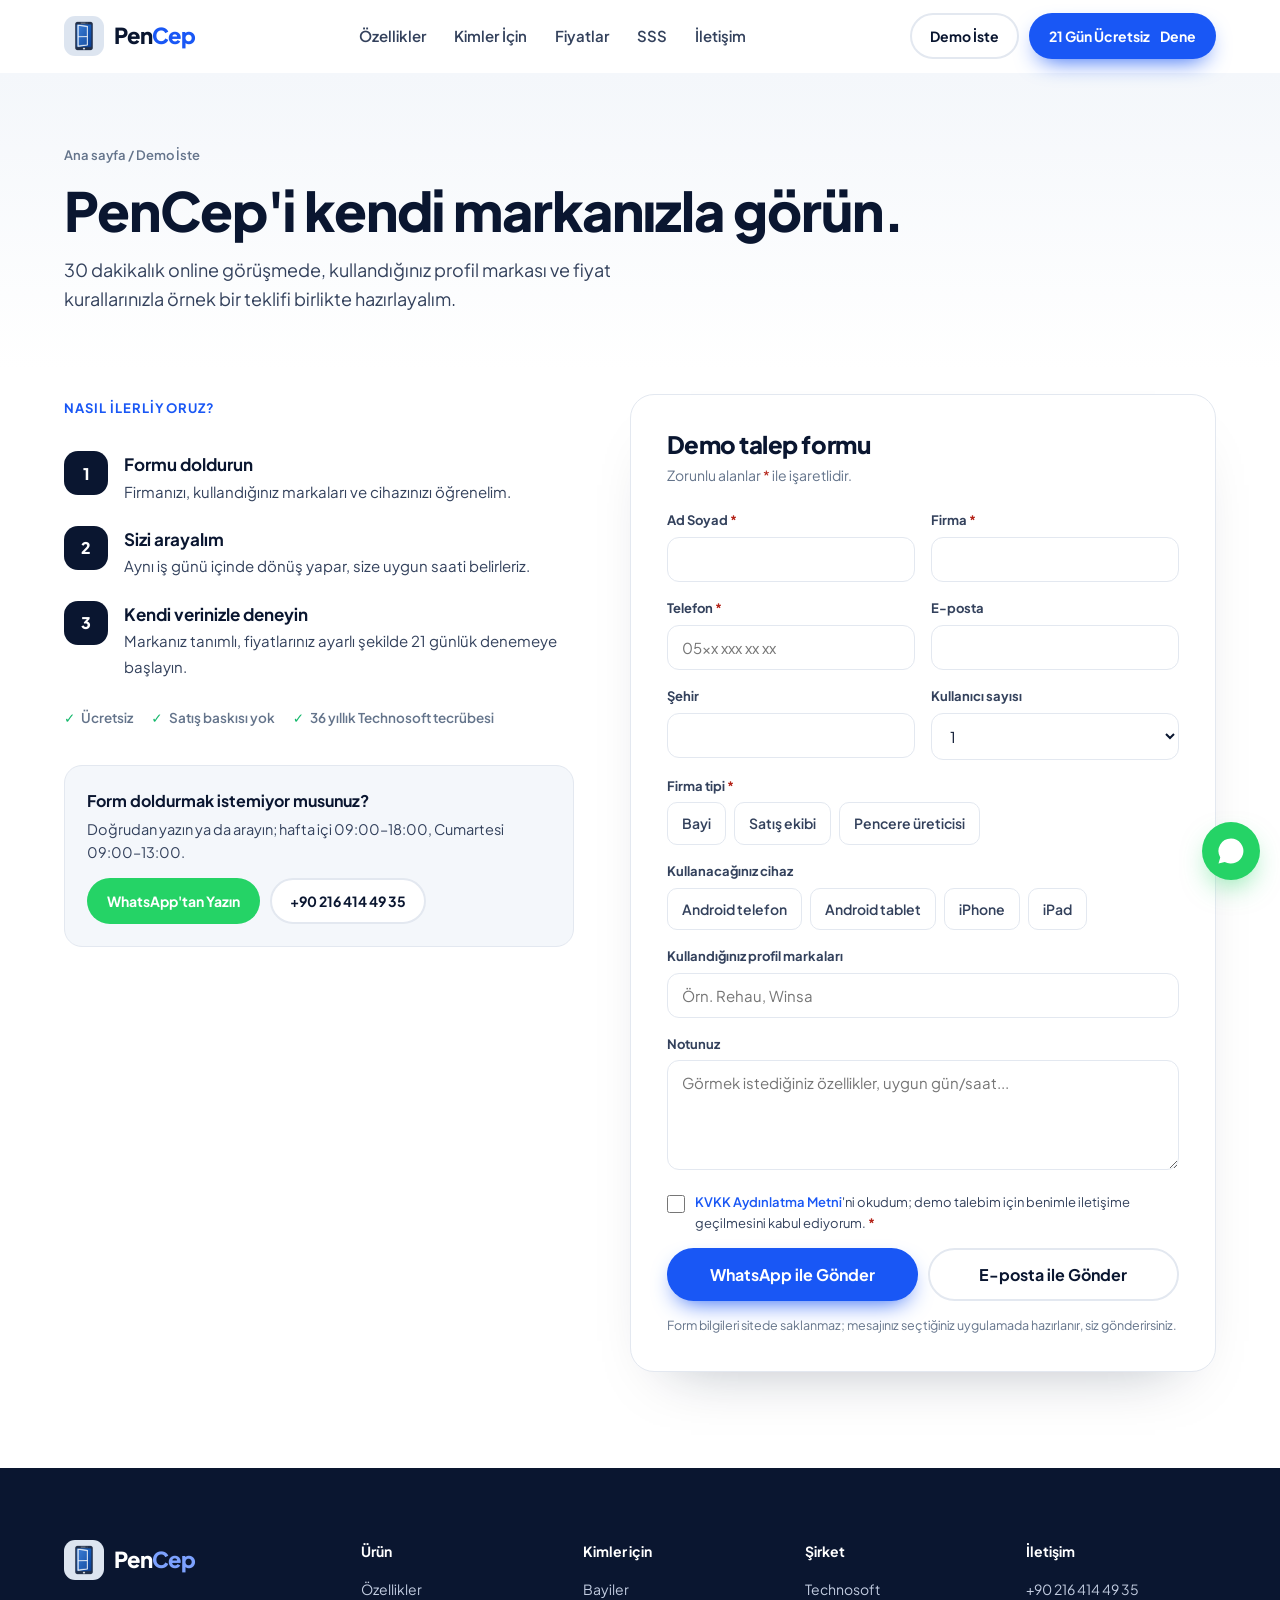
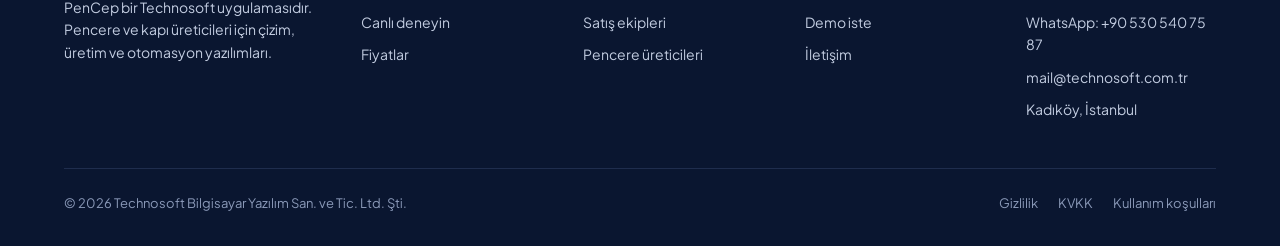
<file: demo.html>
<!doctype html>
<html lang="tr">
<head>
<meta charset="utf-8">
<meta name="viewport" content="width=device-width, initial-scale=1">
<title>Demo İsteyin · PenCep</title>
<meta name="description" content="PenCep'i kendi profil markanız ve fiyatlarınızla, uzmanımız eşliğinde görün. Bayi, satış ekibi ve pencere üreticileri için ücretsiz demo.">
<link rel="icon" href="img/pencep-ikon.png">
<link rel="preconnect" href="https://fonts.googleapis.com">
<link rel="preconnect" href="https://fonts.gstatic.com" crossorigin>
<link href="https://fonts.googleapis.com/css2?family=Plus+Jakarta+Sans:wght@400;500;600;700;800&display=swap" rel="stylesheet">
<link rel="stylesheet" href="assets/site.css?v=20261126172602">
<style>
.steps3{list-style:none;display:flex;flex-direction:column;gap:22px;margin-top:32px;counter-reset:s}
.steps3 li{display:grid;grid-template-columns:44px 1fr;gap:16px;align-items:start}
.steps3 li::before{counter-increment:s;content:counter(s);width:44px;height:44px;border-radius:14px;background:var(--ink);color:#fff;display:grid;place-items:center;font-weight:800}
.steps3 b{display:block;font-size:17px}
.steps3 span{color:var(--ink-2);font-size:15px}
.aside-box{margin-top:36px;border:1px solid var(--line);border-radius:var(--r);padding:22px;background:var(--bg-soft)}
.aside-box b{display:block;margin-bottom:4px}
.aside-box p{color:var(--ink-2);font-size:14.5px;margin-bottom:14px}
.aside-box .row{display:flex;flex-wrap:wrap;gap:10px}
.mini-trust{display:flex;flex-wrap:wrap;gap:8px 18px;margin-top:28px;font-size:13.5px;color:var(--muted);font-weight:600}
.mini-trust span::before{content:"✓";color:var(--ok);margin-right:6px;font-weight:800}
.send-row{display:grid;grid-template-columns:1fr 1fr;gap:10px}
@media(max-width:480px){.send-row{grid-template-columns:1fr}}
.priv{font-size:12.5px;color:var(--muted)}
</style>
</head>
<body>

<header>
  <div class="wrap nav">
    <a href="index.html" class="logo" aria-label="PenCep ana sayfa"><img src="img/pencep-ikon.png" alt=""><span>Pen<em>Cep</em></span></a>
    <nav class="nav-links" aria-label="Ana menü">
      <a href="index.html#ozellikler">Özellikler</a><a href="index.html#kimler">Kimler İçin</a><a href="index.html#fiyat">Fiyatlar</a><a href="index.html#sss">SSS</a><a href="iletisim.html">İletişim</a>
    </nav>
    <div class="nav-cta">
      <a href="demo.html" class="btn btn-ghost btn-sm" aria-current="page">Demo İste</a>
      <a href="index.html#indir" class="btn btn-primary btn-sm">21 Gün Ücretsiz<span class="hide-s"> Dene</span></a>
      <button class="burger" aria-label="Menüyü aç" aria-expanded="false"><span></span><span></span><span></span></button>
    </div>
  </div>
  <div class="mobile-menu" id="mmenu">
    <a href="index.html#ozellikler">Özellikler</a><a href="index.html#kimler">Kimler İçin</a><a href="index.html#fiyat">Fiyatlar</a><a href="index.html#sss">SSS</a><a href="iletisim.html">İletişim</a>
    <a href="index.html#indir" class="btn btn-primary">21 Gün Ücretsiz Dene</a>
  </div>
</header>

<div class="page-hero">
  <div class="wrap">
    <div class="crumbs"><a href="index.html">Ana sayfa</a> / Demo İste</div>
    <h1>PenCep'i kendi markanızla görün.</h1>
    <p class="lead">30 dakikalık online görüşmede, kullandığınız profil markası ve fiyat kurallarınızla örnek bir teklifi birlikte hazırlayalım.</p>
  </div>
</div>

<section style="padding-top:24px">
  <div class="wrap split">
    <div>
      <span class="eyebrow">Nasıl ilerliyoruz?</span>
      <ol class="steps3">
        <li><div><b>Formu doldurun</b><span>Firmanızı, kullandığınız markaları ve cihazınızı öğrenelim.</span></div></li>
        <li><div><b>Sizi arayalım</b><span>Aynı iş günü içinde dönüş yapar, size uygun saati belirleriz.</span></div></li>
        <li><div><b>Kendi verinizle deneyin</b><span>Markanız tanımlı, fiyatlarınız ayarlı şekilde 21 günlük denemeye başlayın.</span></div></li>
      </ol>
      <div class="mini-trust"><span>Ücretsiz</span><span>Satış baskısı yok</span><span>36 yıllık Technosoft tecrübesi</span></div>
      <div class="aside-box">
        <b>Form doldurmak istemiyor musunuz?</b>
        <p>Doğrudan yazın ya da arayın; hafta içi 09:00–18:00, Cumartesi 09:00–13:00.</p>
        <div class="row">
          <a class="btn btn-wa btn-sm" href="https://wa.me/905305407587?text=Merhaba%2C%20PenCep%20i%C3%A7in%20demo%20talep%20ediyorum.">WhatsApp'tan Yazın</a>
          <a class="btn btn-ghost btn-sm" href="tel:+902164144935">+90 216 414 49 35</a>
        </div>
      </div>
    </div>

    <form class="form-card" id="demoForm" novalidate>
      <h2>Demo talep formu</h2>
      <p class="sub">Zorunlu alanlar <span style="color:#B42318">*</span> ile işaretlidir.</p>
      <div class="fields">
        <div class="field"><label for="ad">Ad Soyad <span>*</span></label><input id="ad" name="Ad Soyad" required autocomplete="name"></div>
        <div class="field"><label for="firma">Firma <span>*</span></label><input id="firma" name="Firma" required autocomplete="organization"></div>
        <div class="field"><label for="tel">Telefon <span>*</span></label><input id="tel" name="Telefon" type="tel" required autocomplete="tel" placeholder="05xx xxx xx xx"></div>
        <div class="field"><label for="eposta">E-posta</label><input id="eposta" name="E-posta" type="email" autocomplete="email"></div>
        <div class="field"><label for="sehir">Şehir</label><input id="sehir" name="Şehir" autocomplete="address-level1"></div>
        <div class="field"><label for="kisi">Kullanıcı sayısı</label>
          <select id="kisi" name="Kullanıcı sayısı"><option>1</option><option>2–5</option><option>6–20</option><option>20+</option></select></div>
        <div class="field full"><label>Firma tipi <span>*</span></label>
          <div class="opts">
            <label><input type="radio" name="Firma tipi" value="Bayi" required><span>Bayi</span></label>
            <label><input type="radio" name="Firma tipi" value="Satış ekibi"><span>Satış ekibi</span></label>
            <label><input type="radio" name="Firma tipi" value="Pencere üreticisi"><span>Pencere üreticisi</span></label>
          </div></div>
        <div class="field full"><label>Kullanacağınız cihaz</label>
          <div class="opts">
            <label><input type="checkbox" name="Cihaz" value="Android telefon"><span>Android telefon</span></label>
            <label><input type="checkbox" name="Cihaz" value="Android tablet"><span>Android tablet</span></label>
            <label><input type="checkbox" name="Cihaz" value="iPhone"><span>iPhone</span></label>
            <label><input type="checkbox" name="Cihaz" value="iPad"><span>iPad</span></label>
          </div></div>
        <div class="field full"><label for="marka">Kullandığınız profil markaları</label><input id="marka" name="Markalar" placeholder="Örn. Rehau, Winsa"></div>
        <div class="field full"><label for="not">Notunuz</label><textarea id="not" name="Not" placeholder="Görmek istediğiniz özellikler, uygun gün/saat..."></textarea></div>
      </div>
      <div class="form-foot">
        <label class="check"><input type="checkbox" id="kvkk" required><span><a href="#">KVKK Aydınlatma Metni</a>'ni okudum; demo talebim için benimle iletişime geçilmesini kabul ediyorum. <b style="color:#B42318">*</b></span></label>
        <div class="send-row">
          <button type="submit" class="btn btn-primary" data-ch="wa">WhatsApp ile Gönder</button>
          <button type="submit" class="btn btn-ghost" data-ch="mail">E-posta ile Gönder</button>
        </div>
        <p class="priv">Form bilgileri sitede saklanmaz; mesajınız seçtiğiniz uygulamada hazırlanır, siz gönderirsiniz.</p>
        <div class="form-msg" id="msg">Mesajınız hazırlandı. Gönderdikten sonra en kısa sürede dönüş yapacağız.</div>
      </div>
    </form>
  </div>
</section>

<footer>
  <div class="wrap">
    <div class="fgrid">
      <div><a href="index.html" class="logo"><img src="img/pencep-ikon.png" alt=""><span>Pen<em>Cep</em></span></a><p>PenCep bir Technosoft uygulamasıdır. Pencere ve kapı üreticileri için çizim, üretim ve otomasyon yazılımları.</p></div>
      <div><h4>Ürün</h4><ul><li><a href="index.html#ozellikler">Özellikler</a></li><li><a href="index.html#dene">Canlı deneyin</a></li><li><a href="index.html#fiyat">Fiyatlar</a></li></ul></div>
      <div><h4>Kimler için</h4><ul><li><a href="index.html#kimler">Bayiler</a></li><li><a href="index.html#kimler">Satış ekipleri</a></li><li><a href="index.html#kimler">Pencere üreticileri</a></li></ul></div>
      <div><h4>Şirket</h4><ul><li><a href="https://www.technosoft.com.tr/">Technosoft</a></li><li><a href="demo.html">Demo iste</a></li><li><a href="iletisim.html">İletişim</a></li></ul></div>
      <div><h4>İletişim</h4><ul><li><a href="tel:+902164144935">+90 216 414 49 35</a></li><li><a href="https://wa.me/905305407587">WhatsApp: +90 530 540 75 87</a></li><li><a href="mailto:mail@technosoft.com.tr">mail@technosoft.com.tr</a></li><li>Kadıköy, İstanbul</li></ul></div>
    </div>
    <div class="legal"><span>© 2026 Technosoft Bilgisayar Yazılım San. ve Tic. Ltd. Şti.</span><div><a href="#">Gizlilik</a><a href="#">KVKK</a><a href="#">Kullanım koşulları</a></div></div>
  </div>
</footer>

<a class="wa-fab" href="https://wa.me/905305407587" aria-label="WhatsApp ile yazın"><svg width="30" height="30" viewBox="0 0 24 24" fill="#fff"><path d="M12 2a10 10 0 0 0-8.6 15.1L2 22l5-1.3A10 10 0 1 0 12 2z"/></svg></a>

<script src="assets/site.js?v=20261126172602"></script>
<script>
// Form: veriyi sunucuya göndermez; WhatsApp ya da e-posta mesajı hazırlar.
// Bir CRM / form servisi bağlanacaksa burası değiştirilecek.
const form=document.getElementById('demoForm');let ch='wa';
form.querySelectorAll('[data-ch]').forEach(b=>b.addEventListener('click',()=>ch=b.dataset.ch));
form.addEventListener('submit',e=>{
  e.preventDefault();
  if(!form.checkValidity()){form.reportValidity();return}
  const fd=new FormData(form),lines=['PenCep demo talebi'];
  const seen={};for(const [k,v] of fd){if(!v)continue;seen[k]=seen[k]?seen[k]+', '+v:v}
  for(const k in seen)lines.push(k+': '+seen[k]);
  const text=lines.join('\n');
  const url=ch==='wa'?'https://wa.me/905305407587?text='+encodeURIComponent(text)
    :'mailto:mail@technosoft.com.tr?subject='+encodeURIComponent('PenCep demo talebi')+'&body='+encodeURIComponent(text);
  document.getElementById('msg').classList.add('show');
  window.open(url,'_blank');
});
</script>
</body>
</html>
</file>
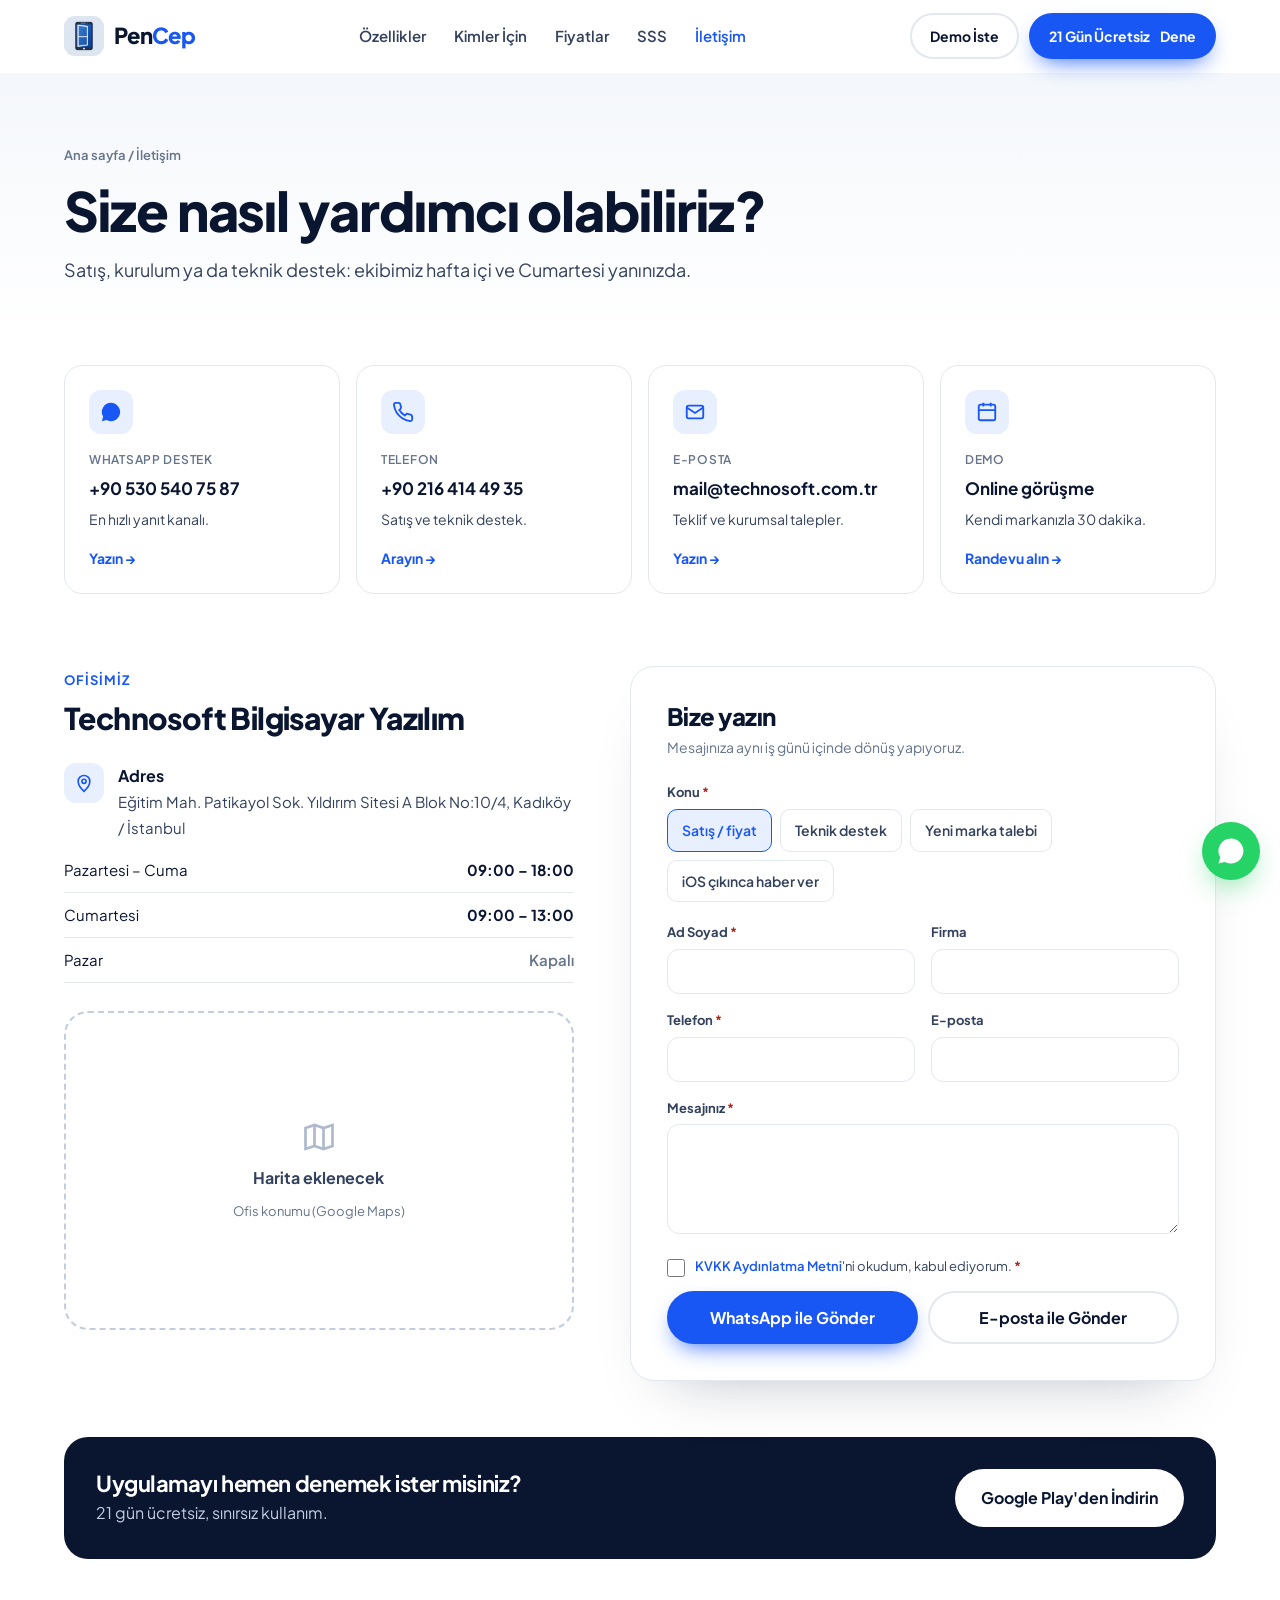
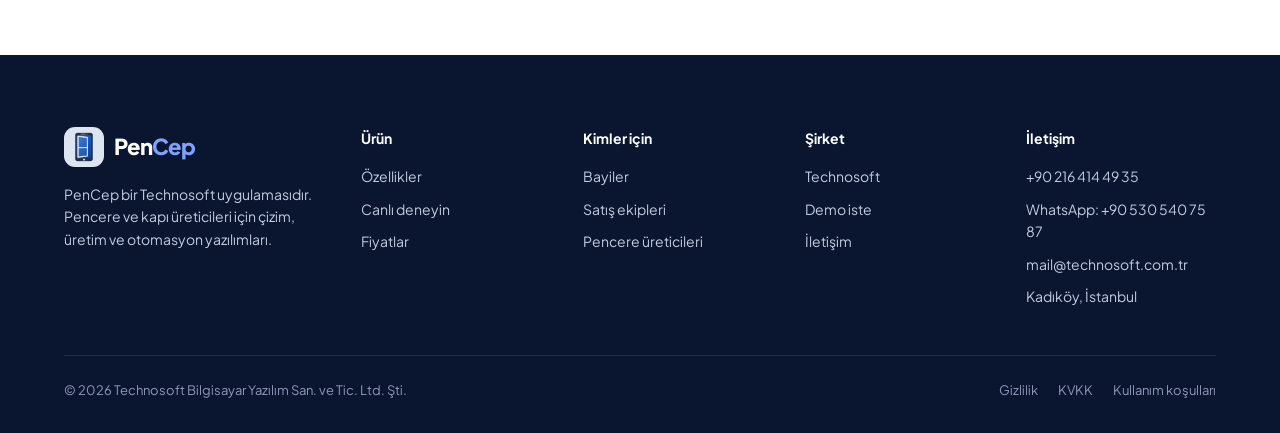
<file: iletisim.html>
<!doctype html>
<html lang="tr">
<head>
<meta charset="utf-8">
<meta name="viewport" content="width=device-width, initial-scale=1">
<title>İletişim · PenCep</title>
<meta name="description" content="PenCep ve Technosoft iletişim bilgileri: telefon, WhatsApp, e-posta ve Kadıköy ofis adresi.">
<link rel="icon" href="img/pencep-ikon.png">
<link rel="preconnect" href="https://fonts.googleapis.com">
<link rel="preconnect" href="https://fonts.gstatic.com" crossorigin>
<link href="https://fonts.googleapis.com/css2?family=Plus+Jakarta+Sans:wght@400;500;600;700;800&display=swap" rel="stylesheet">
<link rel="stylesheet" href="assets/site.css?v=20261126172602">
<style>
.map{aspect-ratio:16/10;width:100%;margin-top:28px}
.hours{width:100%;border-collapse:collapse;font-size:15px;margin-top:8px}
.hours td{padding:10px 0;border-bottom:1px solid var(--line)}
.hours td:last-child{text-align:right;font-weight:700}
.hours tr.off td:last-child{color:var(--muted);font-weight:600}
.subjects{margin-bottom:4px}
.cta-band{background:var(--ink);color:#fff;border-radius:24px;padding:32px;display:flex;justify-content:space-between;align-items:center;gap:20px;flex-wrap:wrap;margin-top:56px}
.cta-band p{color:#C2CCE0;margin-top:4px}
</style>
</head>
<body>

<header>
  <div class="wrap nav">
    <a href="index.html" class="logo" aria-label="PenCep ana sayfa"><img src="img/pencep-ikon.png" alt=""><span>Pen<em>Cep</em></span></a>
    <nav class="nav-links" aria-label="Ana menü">
      <a href="index.html#ozellikler">Özellikler</a><a href="index.html#kimler">Kimler İçin</a><a href="index.html#fiyat">Fiyatlar</a><a href="index.html#sss">SSS</a><a href="iletisim.html" class="active" aria-current="page">İletişim</a>
    </nav>
    <div class="nav-cta">
      <a href="demo.html" class="btn btn-ghost btn-sm">Demo İste</a>
      <a href="index.html#indir" class="btn btn-primary btn-sm">21 Gün Ücretsiz<span class="hide-s"> Dene</span></a>
      <button class="burger" aria-label="Menüyü aç" aria-expanded="false"><span></span><span></span><span></span></button>
    </div>
  </div>
  <div class="mobile-menu" id="mmenu">
    <a href="index.html#ozellikler">Özellikler</a><a href="index.html#kimler">Kimler İçin</a><a href="index.html#fiyat">Fiyatlar</a><a href="index.html#sss">SSS</a><a href="demo.html">Demo İste</a>
    <a href="index.html#indir" class="btn btn-primary">21 Gün Ücretsiz Dene</a>
  </div>
</header>

<div class="page-hero">
  <div class="wrap">
    <div class="crumbs"><a href="index.html">Ana sayfa</a> / İletişim</div>
    <h1>Size nasıl yardımcı olabiliriz?</h1>
    <p class="lead">Satış, kurulum ya da teknik destek: ekibimiz hafta içi ve Cumartesi yanınızda.</p>
  </div>
</div>

<section style="padding-top:24px;padding-bottom:48px">
  <div class="wrap">
    <div class="cards4">
      <a class="ccard" href="https://wa.me/905305407587?text=Merhaba%2C%20PenCep%20hakk%C4%B1nda%20bilgi%20almak%20istiyorum.">
        <span class="ic"><svg width="22" height="22" viewBox="0 0 24 24" fill="currentColor"><path d="M12 2a10 10 0 0 0-8.6 15.1L2 22l5-1.3A10 10 0 1 0 12 2z"/></svg></span>
        <small>WhatsApp destek</small><b>+90 530 540 75 87</b><span>En hızlı yanıt kanalı.</span><span class="go">Yazın →</span></a>
      <a class="ccard" href="tel:+902164144935">
        <span class="ic"><svg width="22" height="22" viewBox="0 0 24 24" fill="none" stroke="currentColor" stroke-width="2"><path d="M22 16.9v3a2 2 0 0 1-2.2 2 19.8 19.8 0 0 1-8.6-3.1 19.5 19.5 0 0 1-6-6A19.8 19.8 0 0 1 2.1 4.2 2 2 0 0 1 4.1 2h3a2 2 0 0 1 2 1.7c.1.9.4 1.8.7 2.7a2 2 0 0 1-.5 2.1L8 9.8a16 16 0 0 0 6 6l1.3-1.3a2 2 0 0 1 2.1-.4c.9.3 1.8.6 2.7.7a2 2 0 0 1 1.7 2z"/></svg></span>
        <small>Telefon</small><b>+90 216 414 49 35</b><span>Satış ve teknik destek.</span><span class="go">Arayın →</span></a>
      <a class="ccard" href="mailto:mail@technosoft.com.tr">
        <span class="ic"><svg width="22" height="22" viewBox="0 0 24 24" fill="none" stroke="currentColor" stroke-width="2"><rect x="3" y="5" width="18" height="14" rx="2"/><path d="m3 7 9 6 9-6"/></svg></span>
        <small>E-posta</small><b>mail@technosoft.com.tr</b><span>Teklif ve kurumsal talepler.</span><span class="go">Yazın →</span></a>
      <a class="ccard" href="demo.html">
        <span class="ic"><svg width="22" height="22" viewBox="0 0 24 24" fill="none" stroke="currentColor" stroke-width="2"><rect x="3" y="4" width="18" height="17" rx="2"/><path d="M8 2v4M16 2v4M3 10h18"/></svg></span>
        <small>Demo</small><b>Online görüşme</b><span>Kendi markanızla 30 dakika.</span><span class="go">Randevu alın →</span></a>
    </div>
  </div>
</section>

<section style="padding-top:24px">
  <div class="wrap split">
    <div>
      <span class="eyebrow">Ofisimiz</span>
      <h2 style="font-size:30px;margin-top:10px">Technosoft Bilgisayar Yazılım</h2>
      <ul class="info-list">
        <li><span class="ic"><svg width="20" height="20" viewBox="0 0 24 24" fill="none" stroke="currentColor" stroke-width="2"><path d="M12 22s7-6.2 7-12a7 7 0 0 0-14 0c0 5.8 7 12 7 12z"/><circle cx="12" cy="10" r="2.5"/></svg></span><div><b>Adres</b><span>Eğitim Mah. Patikayol Sok. Yıldırım Sitesi A Blok No:10/4, Kadıköy / İstanbul</span></div></li>
      </ul>
      <table class="hours" aria-label="Çalışma saatleri">
        <tr><td>Pazartesi – Cuma</td><td>09:00 – 18:00</td></tr>
        <tr><td>Cumartesi</td><td>09:00 – 13:00</td></tr>
        <tr class="off"><td>Pazar</td><td>Kapalı</td></tr>
      </table>
      <!-- HARİTA: Google Maps embed (iframe) buraya eklenecek -->
      <div class="ph map"><svg width="36" height="36" viewBox="0 0 24 24" fill="none" stroke="currentColor" stroke-width="1.8"><path d="M9 4 3 6v14l6-2 6 2 6-2V4l-6 2z"/><path d="M9 4v14M15 6v14"/></svg><b>Harita eklenecek</b><small>Ofis konumu (Google Maps)</small></div>
    </div>

    <form class="form-card" id="contactForm" novalidate>
      <h2>Bize yazın</h2>
      <p class="sub">Mesajınıza aynı iş günü içinde dönüş yapıyoruz.</p>
      <div class="fields">
        <div class="field full subjects"><label>Konu <span>*</span></label>
          <div class="opts">
            <label><input type="radio" name="Konu" value="Satış / fiyat" required checked><span>Satış / fiyat</span></label>
            <label><input type="radio" name="Konu" value="Teknik destek"><span>Teknik destek</span></label>
            <label><input type="radio" name="Konu" value="Yeni marka talebi"><span>Yeni marka talebi</span></label>
            <label><input type="radio" name="Konu" value="iOS haber ver"><span>iOS çıkınca haber ver</span></label>
          </div></div>
        <div class="field"><label for="c-ad">Ad Soyad <span>*</span></label><input id="c-ad" name="Ad Soyad" required autocomplete="name"></div>
        <div class="field"><label for="c-firma">Firma</label><input id="c-firma" name="Firma" autocomplete="organization"></div>
        <div class="field"><label for="c-tel">Telefon <span>*</span></label><input id="c-tel" name="Telefon" type="tel" required autocomplete="tel"></div>
        <div class="field"><label for="c-mail">E-posta</label><input id="c-mail" name="E-posta" type="email" autocomplete="email"></div>
        <div class="field full"><label for="c-msg">Mesajınız <span>*</span></label><textarea id="c-msg" name="Mesaj" required></textarea></div>
      </div>
      <div class="form-foot">
        <label class="check"><input type="checkbox" required><span><a href="#">KVKK Aydınlatma Metni</a>'ni okudum, kabul ediyorum. <b style="color:#B42318">*</b></span></label>
        <div style="display:grid;grid-template-columns:1fr 1fr;gap:10px" class="send-row">
          <button type="submit" class="btn btn-primary" data-ch="wa">WhatsApp ile Gönder</button>
          <button type="submit" class="btn btn-ghost" data-ch="mail">E-posta ile Gönder</button>
        </div>
        <div class="form-msg" id="msg">Mesajınız hazırlandı. Gönderdikten sonra en kısa sürede dönüş yapacağız.</div>
      </div>
    </form>
  </div>

  <div class="wrap">
    <div class="cta-band">
      <div><h3>Uygulamayı hemen denemek ister misiniz?</h3><p>21 gün ücretsiz, sınırsız kullanım.</p></div>
      <a href="index.html#indir" class="btn btn-white">Google Play'den İndirin</a>
    </div>
  </div>
</section>

<footer>
  <div class="wrap">
    <div class="fgrid">
      <div><a href="index.html" class="logo"><img src="img/pencep-ikon.png" alt=""><span>Pen<em>Cep</em></span></a><p>PenCep bir Technosoft uygulamasıdır. Pencere ve kapı üreticileri için çizim, üretim ve otomasyon yazılımları.</p></div>
      <div><h4>Ürün</h4><ul><li><a href="index.html#ozellikler">Özellikler</a></li><li><a href="index.html#dene">Canlı deneyin</a></li><li><a href="index.html#fiyat">Fiyatlar</a></li></ul></div>
      <div><h4>Kimler için</h4><ul><li><a href="index.html#kimler">Bayiler</a></li><li><a href="index.html#kimler">Satış ekipleri</a></li><li><a href="index.html#kimler">Pencere üreticileri</a></li></ul></div>
      <div><h4>Şirket</h4><ul><li><a href="https://www.technosoft.com.tr/">Technosoft</a></li><li><a href="demo.html">Demo iste</a></li><li><a href="iletisim.html">İletişim</a></li></ul></div>
      <div><h4>İletişim</h4><ul><li><a href="tel:+902164144935">+90 216 414 49 35</a></li><li><a href="https://wa.me/905305407587">WhatsApp: +90 530 540 75 87</a></li><li><a href="mailto:mail@technosoft.com.tr">mail@technosoft.com.tr</a></li><li>Kadıköy, İstanbul</li></ul></div>
    </div>
    <div class="legal"><span>© 2026 Technosoft Bilgisayar Yazılım San. ve Tic. Ltd. Şti.</span><div><a href="#">Gizlilik</a><a href="#">KVKK</a><a href="#">Kullanım koşulları</a></div></div>
  </div>
</footer>

<a class="wa-fab" href="https://wa.me/905305407587" aria-label="WhatsApp ile yazın"><svg width="30" height="30" viewBox="0 0 24 24" fill="#fff"><path d="M12 2a10 10 0 0 0-8.6 15.1L2 22l5-1.3A10 10 0 1 0 12 2z"/></svg></a>

<script src="assets/site.js?v=20261126172602"></script>
<script>
const form=document.getElementById('contactForm');let ch='wa';
form.querySelectorAll('[data-ch]').forEach(b=>b.addEventListener('click',()=>ch=b.dataset.ch));
form.addEventListener('submit',e=>{
  e.preventDefault();
  if(!form.checkValidity()){form.reportValidity();return}
  const lines=['PenCep iletişim formu'];
  for(const [k,v] of new FormData(form)){if(v)lines.push(k+': '+v)}
  const text=lines.join('\n');
  const url=ch==='wa'?'https://wa.me/905305407587?text='+encodeURIComponent(text)
    :'mailto:mail@technosoft.com.tr?subject='+encodeURIComponent('PenCep iletişim')+'&body='+encodeURIComponent(text);
  document.getElementById('msg').classList.add('show');
  window.open(url,'_blank');
});
</script>
</body>
</html>
</file>
<file: assets/site.css>
/* PenCep – ortak stil dosyası (index, demo, iletisim) */
:root{
  --ink:#0A1630; --ink-2:#33415C; --muted:#64748B; --line:#E3E8F0;
  --bg:#FFFFFF; --bg-soft:#F4F7FB; --bg-deep:#0A1630;
  --brand:#1957F5; --brand-2:#0E3FC2; --brand-soft:#E8EFFF;
  --accent:#FF7A1A; --ok:#12B76A; --wa:#25D366;
  --ph-line:#C3CDDD;
  --r:18px; --r-sm:12px; --shadow:0 20px 50px -20px rgba(10,22,48,.25);
  --max:1200px;
}
*{box-sizing:border-box;margin:0;padding:0}
html{scroll-behavior:smooth}
body{font-family:"Plus Jakarta Sans",system-ui,sans-serif;color:var(--ink);background:var(--bg);line-height:1.6;-webkit-font-smoothing:antialiased;overflow-x:hidden}
img,svg{display:block;max-width:100%}
[hidden]{display:none!important}
a{color:inherit;text-decoration:none}
.wrap{max-width:var(--max);margin:0 auto;padding:0 24px}
@media(max-width:640px){.wrap{padding:0 16px}}
h1,h2,h3{line-height:1.12;letter-spacing:-.02em}
h2{font-size:clamp(28px,4vw,44px);font-weight:800}
h3{font-size:22px;font-weight:700}
.eyebrow{display:inline-flex;align-items:center;gap:8px;font-size:13px;font-weight:700;letter-spacing:.08em;text-transform:uppercase;color:var(--brand)}
.lead{font-size:18px;color:var(--ink-2)}
section{padding:96px 0}
@media(max-width:640px){
  section{padding:44px 0}
  h2{font-size:32px;line-height:1.1;letter-spacing:-.025em}
  .sec-head{margin-bottom:28px}
  .sec-head p{margin-top:12px}
  .lead{font-size:17px}
  .page-hero{padding:40px 0 28px}
}
.sec-head{max-width:740px;margin:0 auto 56px;text-align:center}
.sec-head p{margin-top:16px}

/* ---------- Butonlar ---------- */
.btn{display:inline-flex;align-items:center;justify-content:center;gap:10px;font-weight:700;font-size:16px;padding:14px 24px;border-radius:999px;border:2px solid transparent;cursor:pointer;transition:transform .15s,background .15s,box-shadow .15s,border-color .15s;white-space:nowrap;font-family:inherit}
.btn:hover{transform:translateY(-2px)}
.btn-primary{background:var(--brand);color:#fff;box-shadow:0 10px 24px -10px var(--brand)}
.btn-primary:hover{background:var(--brand-2)}
.btn-ghost{background:#fff;color:var(--ink);border-color:var(--line)}
.btn-ghost:hover{border-color:var(--ink)}
.btn-white{background:#fff;color:var(--ink)}
.btn-line-w{border-color:rgba(255,255,255,.5);color:#fff}
.btn-wa{background:var(--wa);color:#fff}
.btn-sm{padding:10px 18px;font-size:14px}
.btn-block{width:100%}
.store{display:inline-flex;align-items:center;gap:12px;background:var(--ink);color:#fff;border-radius:14px;padding:10px 18px;transition:transform .15s}
.store:hover{transform:translateY(-2px)}
.store small{display:block;font-size:11px;opacity:.75;line-height:1}
.store b{display:block;font-size:17px;line-height:1.2}
.store.soon{background:#fff;color:var(--ink);border:2px dashed #B7C3D7}

/* ---------- Duyuru + Menü ---------- */
.announce{background:var(--ink);color:#fff;font-size:14px;text-align:center;padding:10px 16px}
.announce a{color:#FFB27A;font-weight:700;margin-left:6px}
header{position:relative;z-index:50;background:rgba(255,255,255,.92);backdrop-filter:blur(12px);border-bottom:1px solid transparent;transition:border-color .2s}
header.scrolled{border-color:var(--line)}
.nav{display:flex;align-items:center;justify-content:space-between;height:72px;gap:24px}
.logo{display:flex;align-items:center;gap:10px;font-weight:800;font-size:22px;letter-spacing:-.03em}
.logo img{width:40px;height:40px;border-radius:11px}
.logo em{font-style:normal;color:var(--brand)}
.nav-links{display:flex;gap:28px;font-weight:600;font-size:15px;color:var(--ink-2)}
.nav-links a:hover,.nav-links a.active{color:var(--brand)}
.nav-cta{display:flex;gap:10px;align-items:center}
.burger{display:none;background:none;border:0;width:44px;height:44px;cursor:pointer}
.burger span{display:block;width:22px;height:2px;background:var(--ink);margin:5px auto;border-radius:2px}
.mobile-menu{display:none}
@media(max-width:960px){
  .nav-links,.nav-cta .btn-ghost{display:none}
  .burger{display:block}
  .mobile-menu.open{display:flex;flex-direction:column;gap:4px;padding:8px 16px 20px;border-top:1px solid var(--line);background:#fff}
  .mobile-menu a{padding:12px 4px;font-weight:600;border-bottom:1px solid var(--line)}
  .mobile-menu .btn{margin-top:12px;border-bottom:0}
}
@media(max-width:480px){.nav-cta .btn-primary{padding:9px 14px;font-size:13.5px}.hide-s{display:none}}

/* ---------- Mobil alt çubuk: WhatsApp · Demo İste · 21 Gün Ücretsiz ---------- */
.quickbar{display:none}
@media(max-width:760px){
  .wa-fab{display:none!important}
  .quickbar{display:flex;gap:8px;position:fixed;left:0;right:0;bottom:0;z-index:70;padding:10px 10px calc(10px + env(safe-area-inset-bottom));background:rgba(255,255,255,.96);backdrop-filter:blur(10px);-webkit-backdrop-filter:blur(10px);border-top:1px solid var(--line);box-shadow:0 -10px 30px -18px rgba(10,22,48,.35);transform:translateY(120%);transition:transform .35s ease}
  .quickbar.show{transform:none}
  .quickbar:not(.show) .qb-online{opacity:0}
  .quickbar a{display:flex;align-items:center;justify-content:center;gap:6px;font-weight:700;font-size:14.5px;height:50px;border-radius:14px;white-space:nowrap;min-width:0}
  .quickbar .qb-wa{flex:0 0 50px;background:var(--wa)}
  .quickbar .qb-demo{flex:1;background:var(--ink);color:#fff}
  .quickbar .qb-try{flex:1.25;background:var(--brand);color:#fff;box-shadow:0 8px 18px -10px var(--brand)}
  body{padding-bottom:78px}
}
@media(max-width:360px){.quickbar a{font-size:13.5px}.quickbar .qb-demo svg{display:none}}

/* ---------- Görsel yer tutucular (beyaz, "Resim eklenecek") ---------- */
.ph{background:#fff;border:2px dashed var(--ph-line);border-radius:24px;display:flex;flex-direction:column;align-items:center;justify-content:center;gap:10px;text-align:center;color:var(--muted);padding:24px}
.ph svg{color:#AEB9CC}
.ph b{font-size:16px;color:var(--ink-2)}
.ph small{font-size:13px;max-width:260px}

/* ---------- Telefon çerçevesi (gerçek uygulama ekranları) ---------- */
.device{width:250px;flex:none;background:#0B0F1A;border-radius:40px;padding:9px;box-shadow:0 40px 70px -30px rgba(10,22,48,.55),inset 0 0 0 2px #2A3350;position:relative}
.device img,.device .ph{width:100%;aspect-ratio:640/1388;border-radius:31px;object-fit:cover;background:#fff}
.device .ph{border-width:0;border-radius:31px;padding:16px}
.device.sm{width:210px}
@media(max-width:640px){.device{width:200px}.device.sm{width:170px}}
.duo{display:flex;align-items:flex-end;justify-content:center}
.duo .device:nth-child(2){margin-left:-56px;margin-bottom:-36px;transform:rotate(4deg)}
.duo .device:nth-child(1){transform:rotate(-3deg);z-index:1}
.duo>:nth-child(2) .ph,.duo>.ph:nth-child(2){padding-left:64px}
.callout{position:absolute;background:#fff;border:1px solid var(--line);border-radius:14px;padding:10px 14px;box-shadow:var(--shadow);font-size:13px;font-weight:700;display:flex;align-items:center;gap:8px;z-index:3;white-space:nowrap}
.callout i{width:10px;height:10px;border-radius:50%;background:var(--accent);flex:none}
.callout.b i{background:var(--brand)}
.callout.g i{background:var(--ok)}

/* ---------- Footer ---------- */
footer{background:var(--bg-deep);color:#C2CCE0;padding:72px 0 32px;font-size:14px}
.fgrid{display:grid;grid-template-columns:1.4fr repeat(4,1fr);gap:32px}
@media(max-width:900px){.fgrid{grid-template-columns:1fr 1fr}}
@media(max-width:480px){.fgrid{grid-template-columns:1fr}}
footer h4{color:#fff;font-size:14px;margin-bottom:16px}
footer ul{list-style:none;display:flex;flex-direction:column;gap:10px}
footer a:hover{color:#fff}
footer .logo{color:#fff;margin-bottom:16px}
footer .logo em{color:#7DA2FF}
.legal{border-top:1px solid #1F2D4D;margin-top:48px;padding-top:24px;display:flex;justify-content:space-between;flex-wrap:wrap;gap:12px;font-size:13px;color:#8A99B8}
.legal div{display:flex;gap:20px;flex-wrap:wrap}
.wa-fab{position:fixed;right:20px;bottom:20px;width:58px;height:58px;border-radius:50%;background:var(--wa);display:grid;place-items:center;box-shadow:0 12px 28px -8px rgba(37,211,102,.6);z-index:60;transition:transform .15s}
.wa-fab:hover{transform:scale(1.08)}

/* ---------- Alt sayfalar (Demo, İletişim) ---------- */
.page-hero{padding:72px 0 56px;background:linear-gradient(180deg,var(--bg-soft),#fff)}
.page-hero h1{font-size:clamp(34px,4.6vw,54px);font-weight:800;margin:14px 0 16px}
.page-hero .lead{max-width:640px}
.crumbs{font-size:13px;color:var(--muted);font-weight:600}
.crumbs a:hover{color:var(--brand)}
.split{display:grid;grid-template-columns:1fr 1.15fr;gap:56px;align-items:start}
@media(max-width:960px){.split{grid-template-columns:1fr;gap:40px}}
.form-card{background:#fff;border:1px solid var(--line);border-radius:24px;padding:36px;box-shadow:0 30px 60px -40px rgba(10,22,48,.35)}
@media(max-width:640px){.form-card{padding:22px}}
.form-card h2{font-size:24px;margin-bottom:6px}
.form-card .sub{color:var(--muted);font-size:14px;margin-bottom:24px}
.fields{display:grid;grid-template-columns:1fr 1fr;gap:16px 16px}
@media(max-width:560px){.fields{grid-template-columns:1fr}}
.field{display:flex;flex-direction:column;gap:6px}
.field.full{grid-column:1/-1}
.field label{font-size:13px;font-weight:700;color:var(--ink-2)}
.field>label>span{color:#B42318}
.field input,.field select,.field textarea{font-family:inherit;font-size:15px;color:var(--ink);background:#fff;border:1.5px solid var(--line);border-radius:12px;padding:12px 14px;transition:border-color .15s,box-shadow .15s;width:100%}
.field textarea{resize:vertical;min-height:110px}
.field input:focus,.field select:focus,.field textarea:focus{outline:0;border-color:var(--brand);box-shadow:0 0 0 4px var(--brand-soft)}
.opts{display:flex;flex-wrap:wrap;gap:8px}
.opts label{cursor:pointer}
.opts input{position:absolute;opacity:0;pointer-events:none}
.opts span{display:inline-block;font-size:14px;font-weight:600;padding:9px 14px;border:1.5px solid var(--line);border-radius:10px;color:var(--ink-2);transition:.15s}
.opts input:checked+span{border-color:var(--brand);background:var(--brand-soft);color:var(--brand)}
.opts input:focus-visible+span{box-shadow:0 0 0 4px var(--brand-soft)}
.check{display:flex;gap:10px;align-items:flex-start;font-size:13px;color:var(--ink-2)}
.check input{margin-top:3px;width:18px;height:18px;accent-color:var(--brand);flex:none}
.check a{color:var(--brand);font-weight:600}
.form-foot{display:flex;flex-direction:column;gap:14px;margin-top:22px}
.form-msg{display:none;background:#E6F8EF;color:#067647;border-radius:12px;padding:14px 16px;font-size:14px;font-weight:600}
.form-msg.show{display:block}
.info-list{list-style:none;display:flex;flex-direction:column;gap:14px;margin-top:28px}
.info-list li{display:flex;gap:14px;align-items:flex-start}
.info-list .ic{width:40px;height:40px;border-radius:12px;background:var(--brand-soft);color:var(--brand);display:grid;place-items:center;flex:none}
.info-list b{display:block}
.info-list span{color:var(--ink-2);font-size:15px}
.cards4{display:grid;grid-template-columns:repeat(4,1fr);gap:16px}
@media(max-width:960px){.cards4{grid-template-columns:repeat(2,1fr)}}
@media(max-width:480px){.cards4{grid-template-columns:1fr}}
.ccard{background:#fff;border:1px solid var(--line);border-radius:var(--r);padding:24px;display:flex;flex-direction:column;gap:6px;transition:.2s}
.ccard:hover{border-color:var(--brand);box-shadow:var(--shadow)}
.ccard .ic{width:44px;height:44px;border-radius:12px;background:var(--brand-soft);color:var(--brand);display:grid;place-items:center;margin-bottom:10px}
.ccard small{color:var(--muted);font-weight:600;font-size:12px;letter-spacing:.06em;text-transform:uppercase}
.ccard b{font-size:17px}
.ccard span{color:var(--ink-2);font-size:14px}
.ccard .go{margin-top:auto;padding-top:10px;font-weight:700;color:var(--brand);font-size:14px}

/* ---------- İndirme penceresi (21 gün ücretsiz dene) ---------- */
.dl-overlay{position:fixed;inset:0;z-index:100;background:rgba(10,22,48,.55);backdrop-filter:blur(8px);-webkit-backdrop-filter:blur(8px);display:grid;place-items:center;padding:16px;opacity:0;visibility:hidden;transition:opacity .25s,visibility .25s}
.dl-overlay.open{opacity:1;visibility:visible}
.dl-card{position:relative;width:100%;max-width:520px;max-height:calc(100vh - 32px);overflow:auto;background:#fff;border-radius:28px;box-shadow:0 40px 100px -30px rgba(10,22,48,.6);transform:translateY(16px) scale(.97);transition:transform .3s cubic-bezier(.2,.8,.2,1)}
.dl-overlay.open .dl-card{transform:none}
.dl-top{position:relative;padding:40px 32px 28px;text-align:center;background:radial-gradient(420px 220px at 50% 0,#E3ECFF,transparent 70%),radial-gradient(300px 200px at 100% 100%,#FFF1E6,transparent 70%);border-radius:28px 28px 0 0}
.dl-icon{width:84px;height:84px;border-radius:22px;margin:0 auto 18px;box-shadow:0 18px 36px -16px rgba(25,87,245,.6)}
.dl-badge{display:inline-flex;align-items:center;gap:6px;background:#FFF0E5;color:#B54708;font-size:12.5px;font-weight:800;padding:5px 12px;border-radius:999px;letter-spacing:.02em}
.dl-top h2{font-size:clamp(24px,4vw,30px);margin:14px 0 8px}
.dl-top p{color:var(--ink-2);font-size:15.5px;max-width:380px;margin:0 auto}
.dl-close{position:absolute;top:14px;right:14px;width:40px;height:40px;border-radius:50%;border:0;background:rgba(255,255,255,.85);display:grid;place-items:center;cursor:pointer;color:var(--ink);transition:background .15s}
.dl-close:hover{background:var(--bg-soft)}
.dl-body{padding:8px 32px 32px}
@media(max-width:480px){.dl-top{padding:36px 20px 22px}.dl-body{padding:6px 20px 24px}}
.dl-stores{display:grid;grid-template-columns:1fr 1fr;gap:12px}
@media(max-width:420px){.dl-stores{grid-template-columns:1fr}}
.dl-store{position:relative;display:flex;align-items:center;gap:12px;background:var(--ink);color:#fff;border-radius:16px;padding:14px 16px;border:2px solid var(--ink);transition:transform .15s,box-shadow .15s;cursor:pointer;font-family:inherit;text-align:left;width:100%}
.dl-store:hover{transform:translateY(-2px);box-shadow:0 14px 28px -14px rgba(10,22,48,.6)}
.dl-store small{display:block;font-size:11px;opacity:.75;line-height:1.1;letter-spacing:.04em}
.dl-store b{display:block;font-size:19px;line-height:1.2}
.dl-store.ios{background:#fff;color:var(--ink);border:2px dashed #B7C3D7}
.dl-store .soon{position:absolute;top:-10px;right:12px;background:var(--accent);color:#fff;font-size:11px;font-weight:800;padding:3px 9px;border-radius:999px}
.dl-ios-msg{display:none;margin-top:12px;background:var(--bg-soft);border-radius:14px;padding:12px 14px;font-size:14px;color:var(--ink-2)}
.dl-ios-msg.show{display:block}
.dl-ios-msg a{color:var(--brand);font-weight:700}
.dl-list{list-style:none;display:grid;grid-template-columns:repeat(3,1fr);gap:8px;margin:22px 0 18px}
@media(max-width:480px){.dl-list{grid-template-columns:1fr}}
.dl-list li{background:var(--bg-soft);border-radius:12px;padding:10px 12px;font-size:13px;font-weight:600;color:var(--ink-2);display:flex;gap:8px;align-items:center}
.dl-list li::before{content:"✓";color:var(--ok);font-weight:800}
.dl-help{display:flex;justify-content:space-between;align-items:center;gap:12px;flex-wrap:wrap;border-top:1px solid var(--line);padding-top:16px;font-size:14px;color:var(--muted)}
.dl-help a{font-weight:700;color:#128C4A;display:inline-flex;align-items:center;gap:6px}
body.dl-lock{overflow:hidden}

/* ---------- WhatsApp çevrim içi mesajı (hafta içi 09–18) ---------- */
.wa-bubble{position:fixed;right:88px;bottom:26px;z-index:60;background:#fff;border:1px solid var(--line);border-radius:16px 16px 4px 16px;box-shadow:var(--shadow);padding:10px 34px 10px 14px;font-size:13.5px;color:var(--ink-2);max-width:250px;line-height:1.4;animation:waIn .4s ease-out}
.wa-bubble b{color:var(--ink)}
.wa-bubble .on{display:inline-block;width:8px;height:8px;border-radius:50%;background:var(--ok);margin-right:6px;box-shadow:0 0 0 3px rgba(18,183,106,.18)}
.wa-bubble button{position:absolute;top:6px;right:6px;width:24px;height:24px;border:0;background:none;color:var(--muted);cursor:pointer;font-size:16px;line-height:1}
@keyframes waIn{from{opacity:0;transform:translateY(8px)}to{opacity:1;transform:none}}
.qb-online{display:none}
@media(max-width:760px){
  .wa-bubble{display:none}
  .qb-online{display:flex;align-items:center;gap:6px;position:absolute;left:12px;right:12px;top:-30px;justify-content:center;font-size:12.5px;font-weight:600;color:var(--ink-2)}
  .qb-online span{background:#fff;border:1px solid var(--line);border-radius:999px;padding:4px 12px;box-shadow:0 6px 16px -10px rgba(10,22,48,.4)}
  .qb-online i{display:inline-block;width:7px;height:7px;border-radius:50%;background:var(--ok);margin-right:6px}
}
.dl-online{display:block;font-size:12.5px;color:var(--ok);font-weight:700;margin-top:2px}

/* ---------- Görünme animasyonu ---------- */
.rv{opacity:0;transform:translateY(24px);transition:opacity .7s ease,transform .7s ease}
.rv.in{opacity:1;transform:none}
@media(prefers-reduced-motion:reduce){*{animation:none!important;transition:none!important}.rv{opacity:1;transform:none}}
</file>
